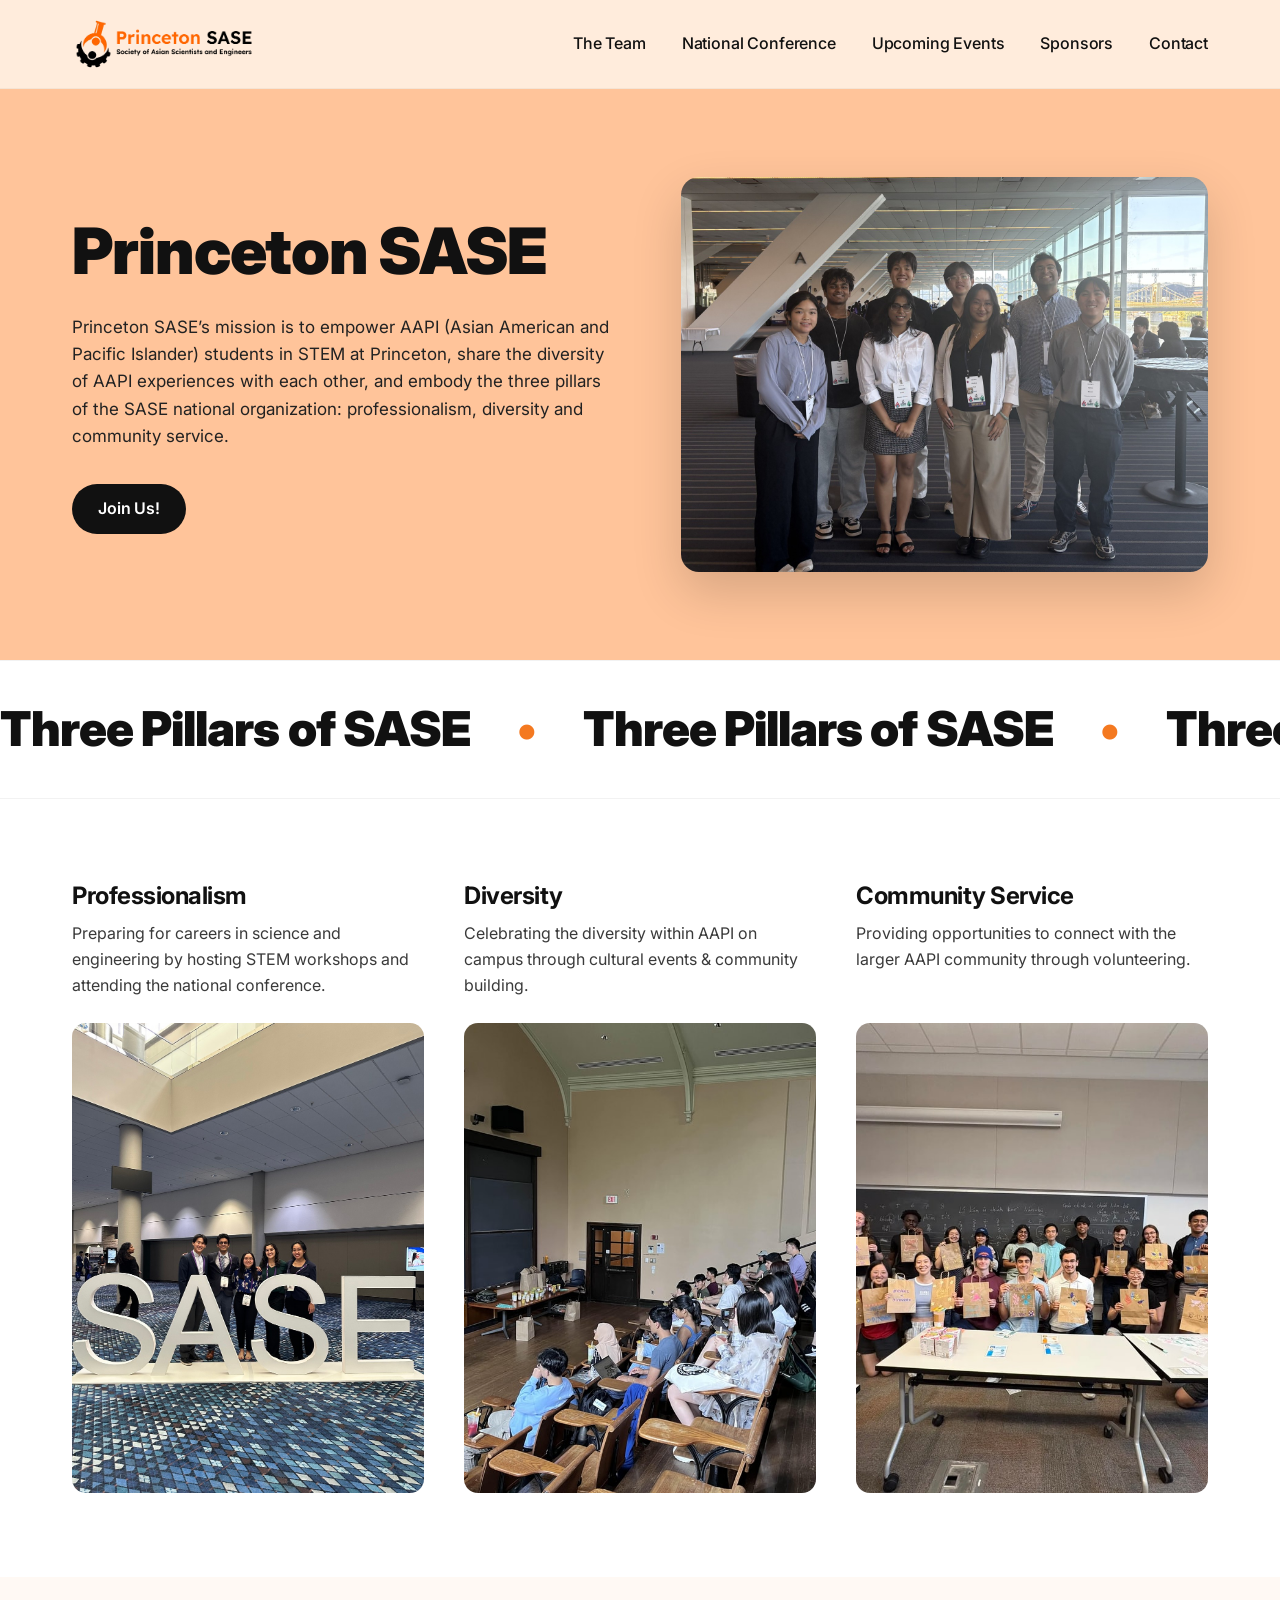
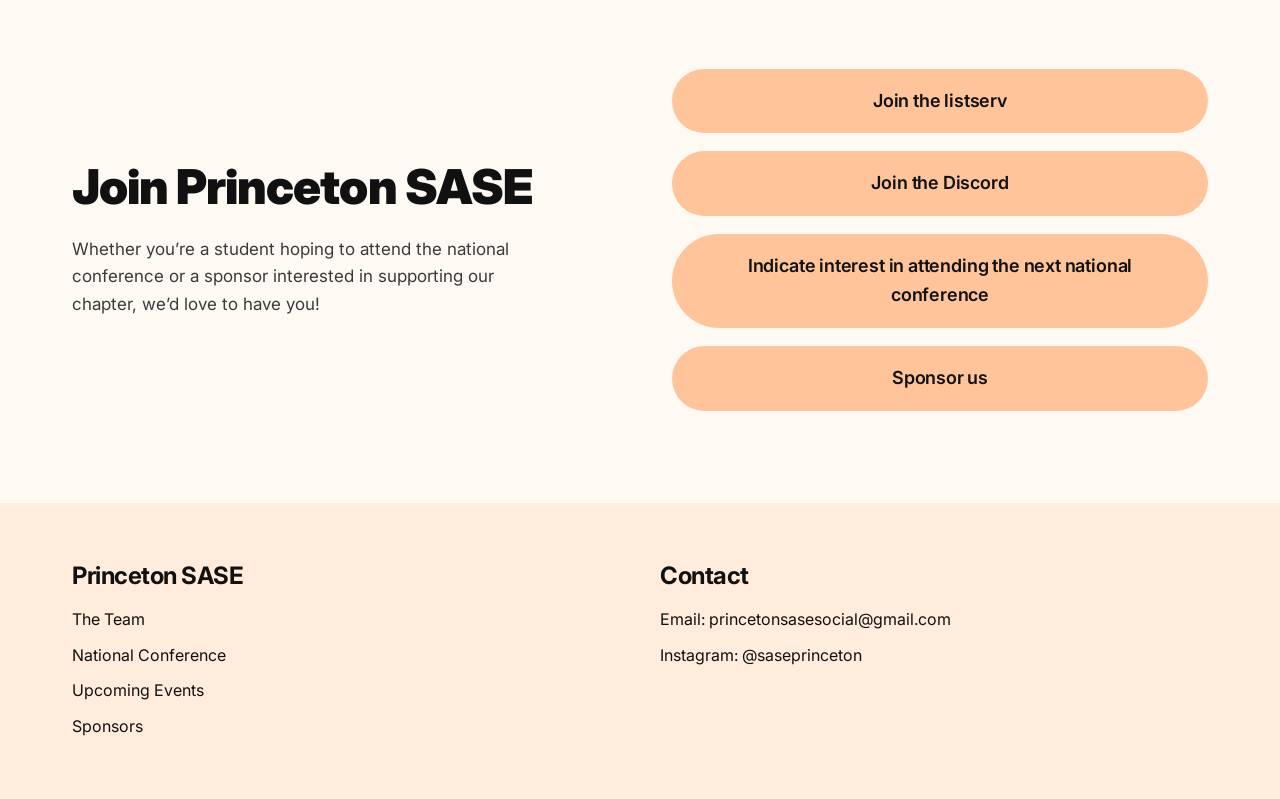
<file: index.html>
<!doctype html>
<html lang="en">
<head>
  <meta charset="utf-8" />
  <meta name="viewport" content="width=device-width, initial-scale=1" />
  <title>Princeton SASE — Society of Asian Scientists and Engineers</title>
  <meta name="description" content="Princeton SASE empowers AAPI students in STEM at Princeton through professionalism, diversity, and community service." />
  <link rel="icon" type="image/png" href="assets/logo.png" />
  <link rel="stylesheet" href="css/styles.css" />
</head>
<body data-page="home">

  <header class="site-header">
    <div class="container header-inner">
      <a class="logo" href="index.html" aria-label="Princeton SASE home">
        <img src="assets/logo.png" alt="Princeton SASE — Society of Asian Scientists and Engineers" />
      </a>
      <button class="nav-toggle" aria-label="Toggle navigation" aria-expanded="false" aria-controls="primary-nav">
        <span></span><span></span><span></span>
      </button>
      <nav class="nav" id="primary-nav">
        <a href="team.html" data-nav="team">The Team</a>
        <a href="conference.html" data-nav="conference">National Conference</a>
        <a href="events.html" data-nav="events">Upcoming Events</a>
        <a href="assets/sase-sponsorship-packet.pdf" target="_blank" rel="noopener" data-nav="sponsors">Sponsors</a>
        <a href="#contact" data-nav="contact">Contact</a>
      </nav>
    </div>
  </header>

  <main>
    <!-- Hero -->
    <section class="hero">
      <div class="container hero-inner">
        <div class="hero-text">
          <h1>Princeton SASE</h1>
          <p>Princeton SASE&rsquo;s mission is to empower AAPI (Asian American and Pacific Islander) students in STEM at Princeton, share the diversity of AAPI experiences with each other, and embody the three pillars of the SASE national organization: professionalism, diversity and community service.</p>
          <a class="btn btn-dark" href="#join">Join Us!</a>
        </div>
        <div class="hero-img">
          <img src="assets/hero.png" alt="Princeton SASE members at the national conference" />
        </div>
      </div>
    </section>

    <!-- Marquee -->
    <a class="marquee" href="#pillars" aria-label="Jump to the three pillars">
      <div class="marquee-track">
        <span>Three Pillars of SASE</span><span class="dot">&bull;</span>
        <span>Three Pillars of SASE</span><span class="dot">&bull;</span>
        <span>Three Pillars of SASE</span><span class="dot">&bull;</span>
        <span>Three Pillars of SASE</span><span class="dot">&bull;</span>
        <span aria-hidden="true">Three Pillars of SASE</span><span class="dot" aria-hidden="true">&bull;</span>
        <span aria-hidden="true">Three Pillars of SASE</span><span class="dot" aria-hidden="true">&bull;</span>
        <span aria-hidden="true">Three Pillars of SASE</span><span class="dot" aria-hidden="true">&bull;</span>
        <span aria-hidden="true">Three Pillars of SASE</span><span class="dot" aria-hidden="true">&bull;</span>
      </div>
    </a>

    <!-- Pillars -->
    <section class="pillars" id="pillars">
      <div class="container pillars-grid">
        <article class="pillar">
          <h3>Professionalism</h3>
          <p>Preparing for careers in science and engineering by hosting STEM workshops and attending the national conference.</p>
          <img src="assets/pillar-professionalism.png" alt="Members at a professional development event" />
        </article>
        <article class="pillar">
          <h3>Diversity</h3>
          <p>Celebrating the diversity within AAPI on campus through cultural events &amp; community building.</p>
          <img src="assets/pillar-diversity.png" alt="Members gathered at a SASE event" />
        </article>
        <article class="pillar">
          <h3>Community Service</h3>
          <p>Providing opportunities to connect with the larger AAPI community through volunteering.</p>
          <img src="assets/pillar-community.png" alt="Members at a community service event" />
        </article>
      </div>
    </section>

    <!-- Join CTA -->
    <section class="join" id="join">
      <div class="container join-inner">
        <div class="join-text">
          <h2>Join Princeton SASE</h2>
          <p>Whether you&rsquo;re a student hoping to attend the national conference or a sponsor interested in supporting our chapter, we&rsquo;d love to have you!</p>
        </div>
        <div class="join-actions">
          <a class="btn btn-peach" href="mailto:princetonsasesocial@gmail.com?subject=Join%20the%20listserv">Join the listserv</a>
          <a class="btn btn-peach" href="https://discord.gg/CC6bRhwccQ" target="_blank" rel="noopener">Join the Discord</a>
          <a class="btn btn-peach" href="conference.html">Indicate interest in attending the next national conference</a>
          <a class="btn btn-peach" href="assets/sase-sponsorship-packet.pdf" target="_blank" rel="noopener">Sponsor us</a>
        </div>
      </div>
    </section>
  </main>

  <footer class="site-footer" id="contact">
    <div class="container footer-inner">
      <div class="footer-col">
        <h3>Princeton SASE</h3>
        <ul>
          <li><a href="team.html">The Team</a></li>
          <li><a href="conference.html">National Conference</a></li>
          <li><a href="events.html">Upcoming Events</a></li>
          <li><a href="assets/sase-sponsorship-packet.pdf" target="_blank" rel="noopener">Sponsors</a></li>
        </ul>
      </div>
      <div class="footer-col footer-contact">
        <h3>Contact</h3>
        <p>Email: <a href="mailto:princetonsasesocial@gmail.com">princetonsasesocial@gmail.com</a></p>
        <p>Instagram: <a href="https://www.instagram.com/saseprinceton/" target="_blank" rel="noopener">@saseprinceton</a></p>
      </div>
    </div>
  </footer>

  <script src="js/main.js"></script>
</body>
</html>
</file>
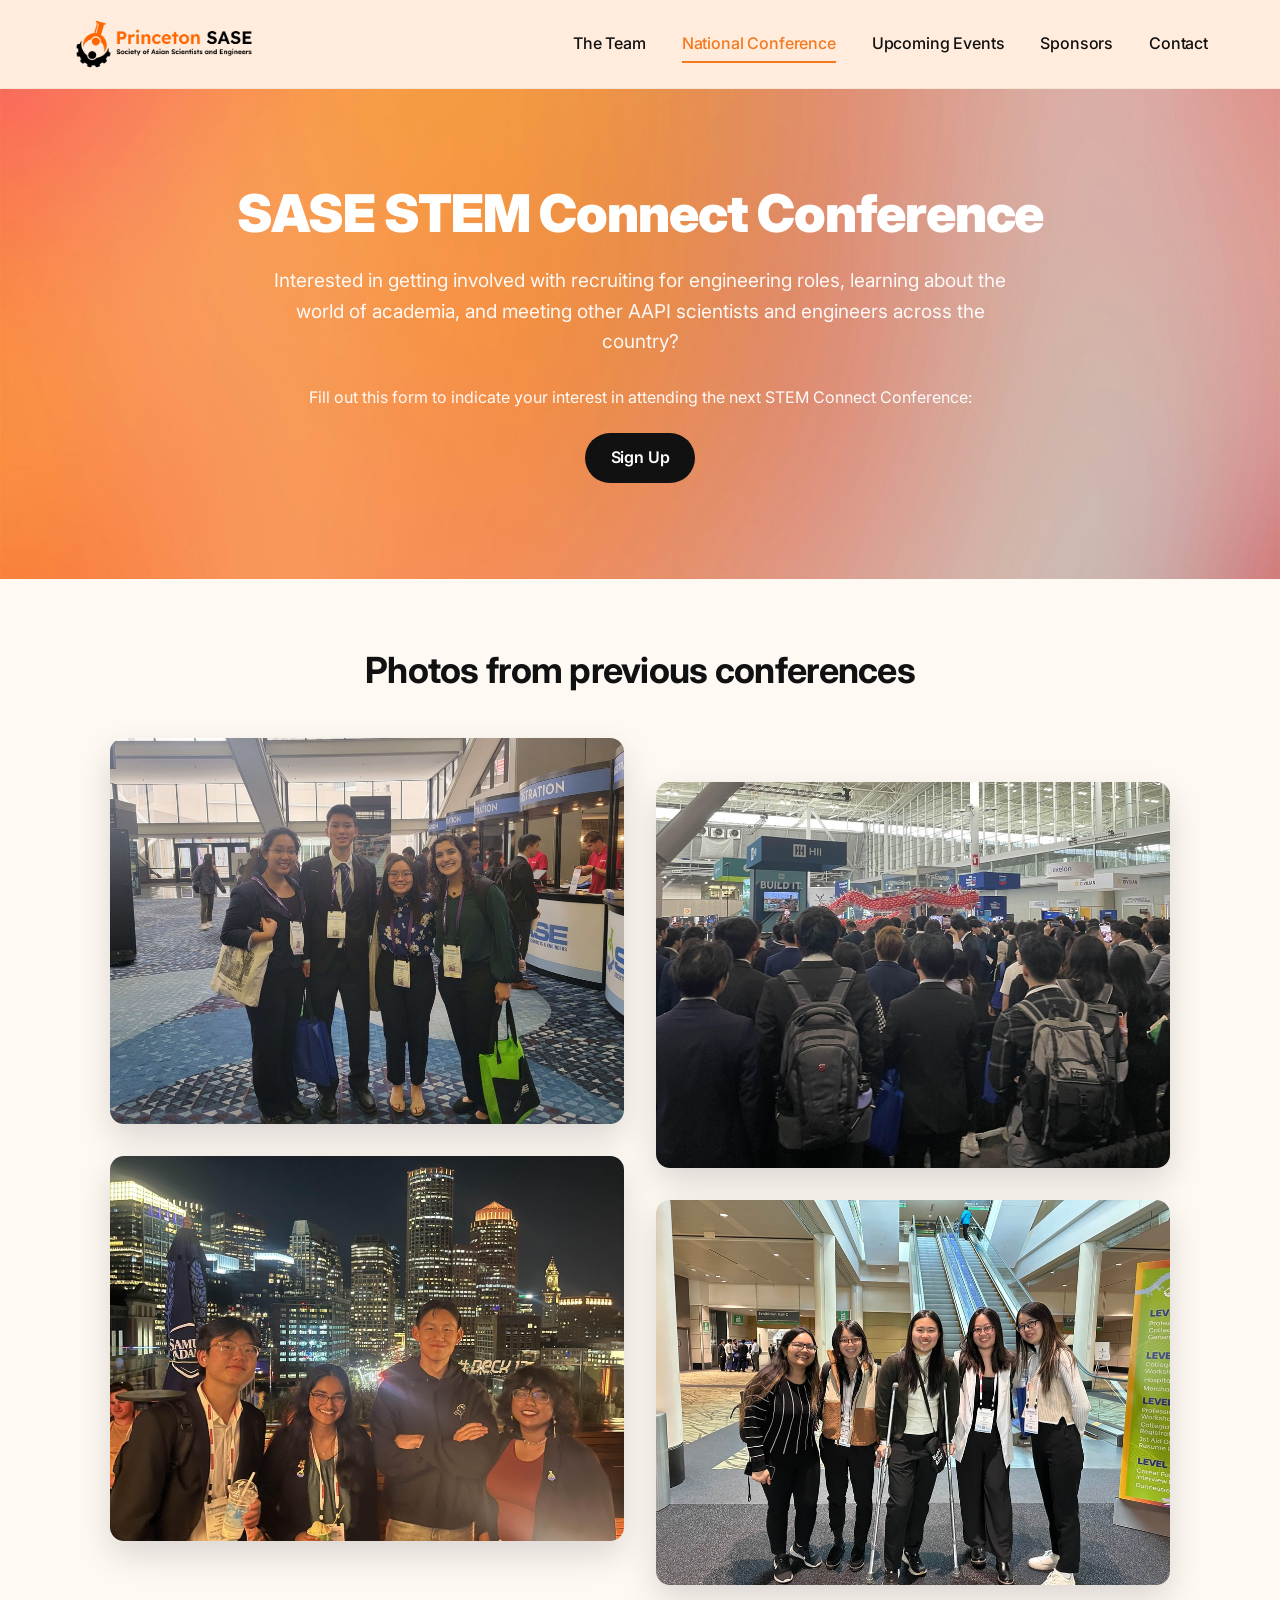
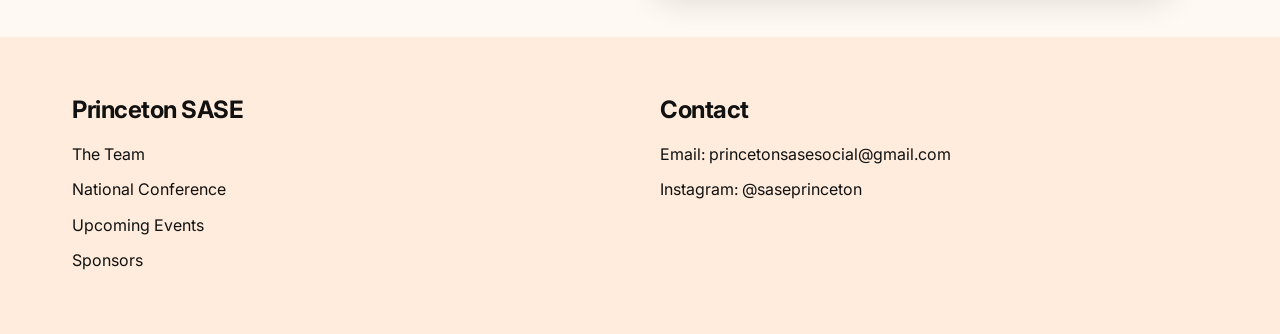
<file: conference.html>
<!doctype html>
<html lang="en">
<head>
  <meta charset="utf-8" />
  <meta name="viewport" content="width=device-width, initial-scale=1" />
  <title>National Conference — Princeton SASE</title>
  <meta name="description" content="The SASE STEM Connect Conference — recruiting, academia, and meeting AAPI scientists and engineers across the country." />
  <link rel="icon" type="image/png" href="assets/logo.png" />
  <link rel="stylesheet" href="css/styles.css" />
</head>
<body data-page="conference">

  <header class="site-header">
    <div class="container header-inner">
      <a class="logo" href="index.html" aria-label="Princeton SASE home">
        <img src="assets/logo.png" alt="Princeton SASE — Society of Asian Scientists and Engineers" />
      </a>
      <button class="nav-toggle" aria-label="Toggle navigation" aria-expanded="false" aria-controls="primary-nav">
        <span></span><span></span><span></span>
      </button>
      <nav class="nav" id="primary-nav">
        <a href="team.html" data-nav="team">The Team</a>
        <a href="conference.html" data-nav="conference">National Conference</a>
        <a href="events.html" data-nav="events">Upcoming Events</a>
        <a href="assets/sase-sponsorship-packet.pdf" target="_blank" rel="noopener" data-nav="sponsors">Sponsors</a>
        <a href="#contact" data-nav="contact">Contact</a>
      </nav>
    </div>
  </header>

  <main>
    <!-- Conference hero -->
    <section class="conf-hero">
      <div class="container">
        <h1>SASE STEM Connect Conference</h1>
        <p class="lead">Interested in getting involved with recruiting for engineering roles, learning about the world of academia, and meeting other AAPI scientists and engineers across the country?</p>
        <p class="form-prompt">Fill out this form to indicate your interest in attending the next STEM Connect Conference:</p>
        <a class="btn btn-dark" href="mailto:princetonsasesocial@gmail.com?subject=STEM%20Connect%20Conference%20interest">Sign Up</a>
      </div>
    </section>

    <!-- Gallery -->
    <section class="gallery-section">
      <div class="container">
        <h2>Photos from previous conferences</h2>
        <div class="gallery">
          <img src="assets/gallery1.png" alt="Members at a previous STEM Connect Conference" />
          <img src="assets/gallery2.png" alt="Conference attendees gathered together" />
          <img src="assets/gallery3.png" alt="Members networking at the conference" />
          <img src="assets/gallery4.png" alt="Princeton SASE members at the conference" />
        </div>
      </div>
    </section>
  </main>

  <footer class="site-footer" id="contact">
    <div class="container footer-inner">
      <div class="footer-col">
        <h3>Princeton SASE</h3>
        <ul>
          <li><a href="team.html">The Team</a></li>
          <li><a href="conference.html">National Conference</a></li>
          <li><a href="events.html">Upcoming Events</a></li>
          <li><a href="assets/sase-sponsorship-packet.pdf" target="_blank" rel="noopener">Sponsors</a></li>
        </ul>
      </div>
      <div class="footer-col footer-contact">
        <h3>Contact</h3>
        <p>Email: <a href="mailto:princetonsasesocial@gmail.com">princetonsasesocial@gmail.com</a></p>
        <p>Instagram: <a href="https://www.instagram.com/saseprinceton/" target="_blank" rel="noopener">@saseprinceton</a></p>
      </div>
    </div>
  </footer>

  <script src="js/main.js"></script>
</body>
</html>
</file>
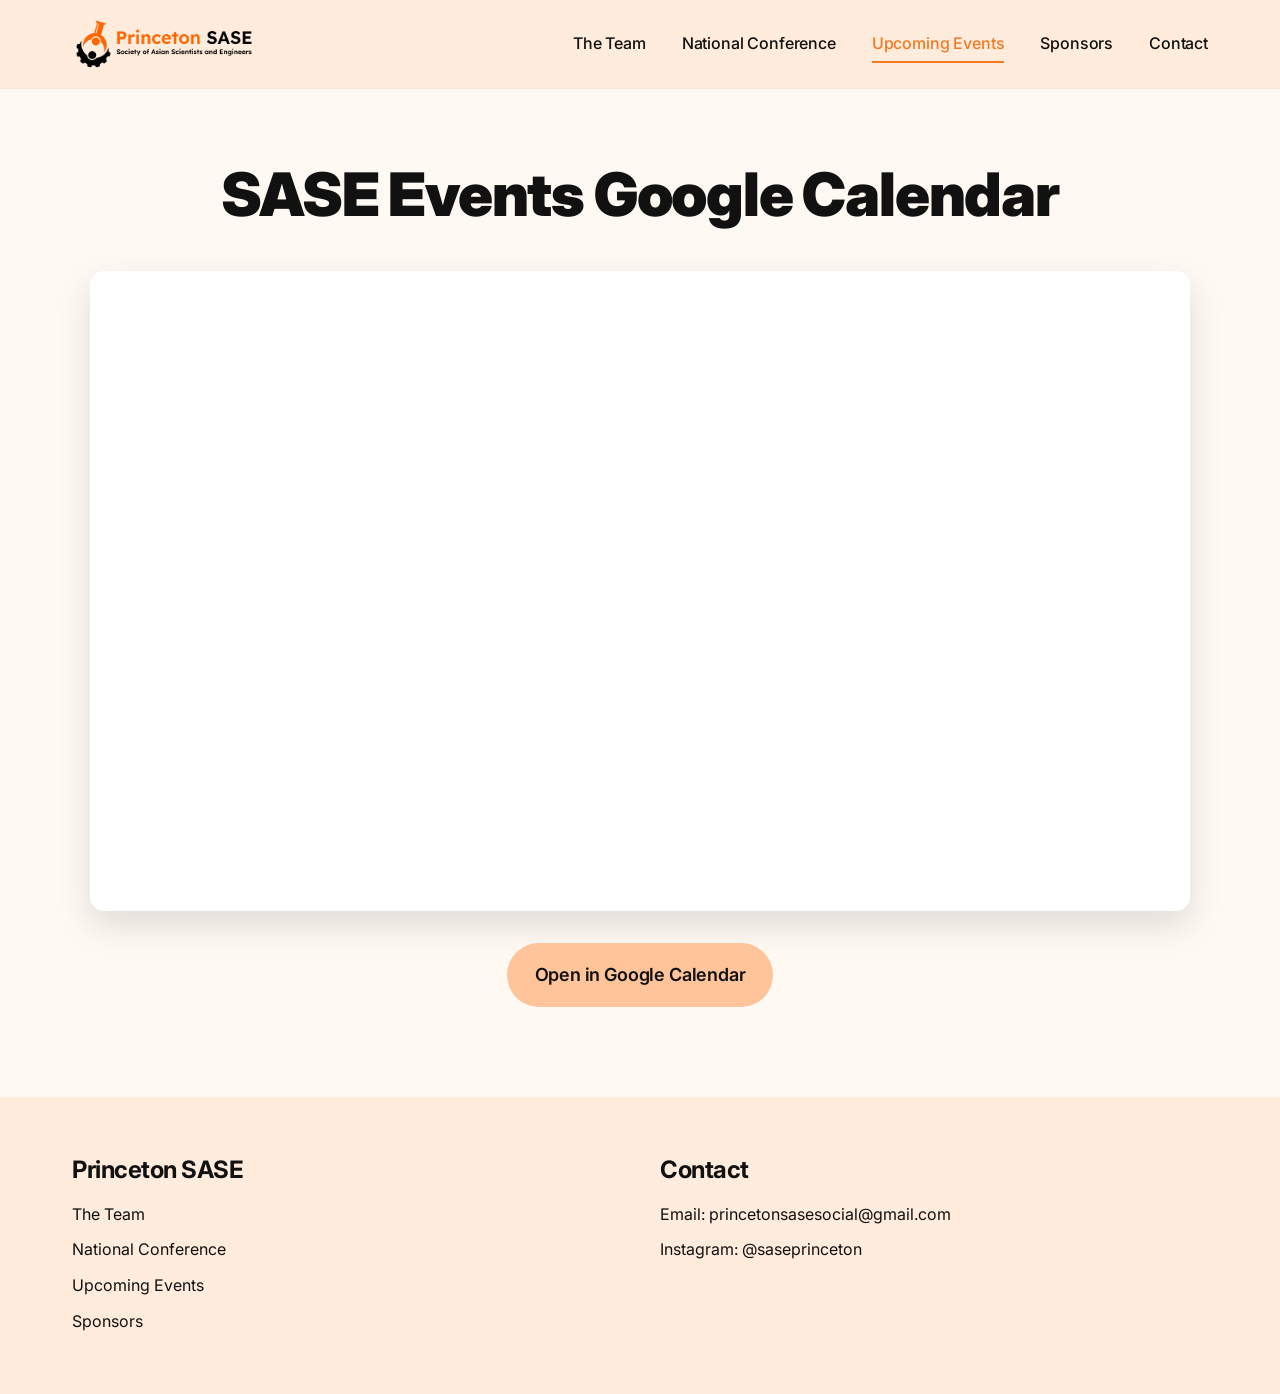
<file: events.html>
<!doctype html>
<html lang="en">
<head>
  <meta charset="utf-8" />
  <meta name="viewport" content="width=device-width, initial-scale=1" />
  <title>Upcoming Events — Princeton SASE</title>
  <meta name="description" content="Upcoming Princeton SASE events — view our Google Calendar." />
  <link rel="icon" type="image/png" href="assets/logo.png" />
  <link rel="stylesheet" href="css/styles.css" />
</head>
<body data-page="events">

  <header class="site-header">
    <div class="container header-inner">
      <a class="logo" href="index.html" aria-label="Princeton SASE home">
        <img src="assets/logo.png" alt="Princeton SASE — Society of Asian Scientists and Engineers" />
      </a>
      <button class="nav-toggle" aria-label="Toggle navigation" aria-expanded="false" aria-controls="primary-nav">
        <span></span><span></span><span></span>
      </button>
      <nav class="nav" id="primary-nav">
        <a href="team.html" data-nav="team">The Team</a>
        <a href="conference.html" data-nav="conference">National Conference</a>
        <a href="events.html" data-nav="events">Upcoming Events</a>
        <a href="assets/sase-sponsorship-packet.pdf" target="_blank" rel="noopener" data-nav="sponsors">Sponsors</a>
        <a href="#contact" data-nav="contact">Contact</a>
      </nav>
    </div>
  </header>

  <main class="page events">
    <div class="container page-head">
      <h1>SASE Events Google Calendar</h1>
    </div>

    <div class="container">
      <div class="calendar-wrap">
        <iframe
          title="Princeton SASE Events Google Calendar"
          src="https://calendar.google.com/calendar/embed?height=600&wkst=1&ctz=America%2FNew_York&showPrint=0&showTabs=0&showCalendars=0&showTz=0&src=Y18zZjRkM2VmZDI3MDlmNTBjYjhjMWZiYWU1M2FiNzI1OGEzZDI0YzgyN2M5MzY4ZWUxZTgyZDlhOTEyMDM1ZDc4QGdyb3VwLmNhbGVuZGFyLmdvb2dsZS5jb20&color=%233f51b5"
          loading="lazy"></iframe>
        <p class="calendar-link">
          <a class="btn btn-peach" href="https://calendar.google.com/calendar/embed?src=Y18zZjRkM2VmZDI3MDlmNTBjYjhjMWZiYWU1M2FiNzI1OGEzZDI0YzgyN2M5MzY4ZWUxZTgyZDlhOTEyMDM1ZDc4QGdyb3VwLmNhbGVuZGFyLmdvb2dsZS5jb20&ctz=America%2FNew_York" target="_blank" rel="noopener">Open in Google Calendar</a>
        </p>
      </div>
    </div>
  </main>

  <footer class="site-footer" id="contact">
    <div class="container footer-inner">
      <div class="footer-col">
        <h3>Princeton SASE</h3>
        <ul>
          <li><a href="team.html">The Team</a></li>
          <li><a href="conference.html">National Conference</a></li>
          <li><a href="events.html">Upcoming Events</a></li>
          <li><a href="assets/sase-sponsorship-packet.pdf" target="_blank" rel="noopener">Sponsors</a></li>
        </ul>
      </div>
      <div class="footer-col footer-contact">
        <h3>Contact</h3>
        <p>Email: <a href="mailto:princetonsasesocial@gmail.com">princetonsasesocial@gmail.com</a></p>
        <p>Instagram: <a href="https://www.instagram.com/saseprinceton/" target="_blank" rel="noopener">@saseprinceton</a></p>
      </div>
    </div>
  </footer>

  <script src="js/main.js"></script>
</body>
</html>
</file>
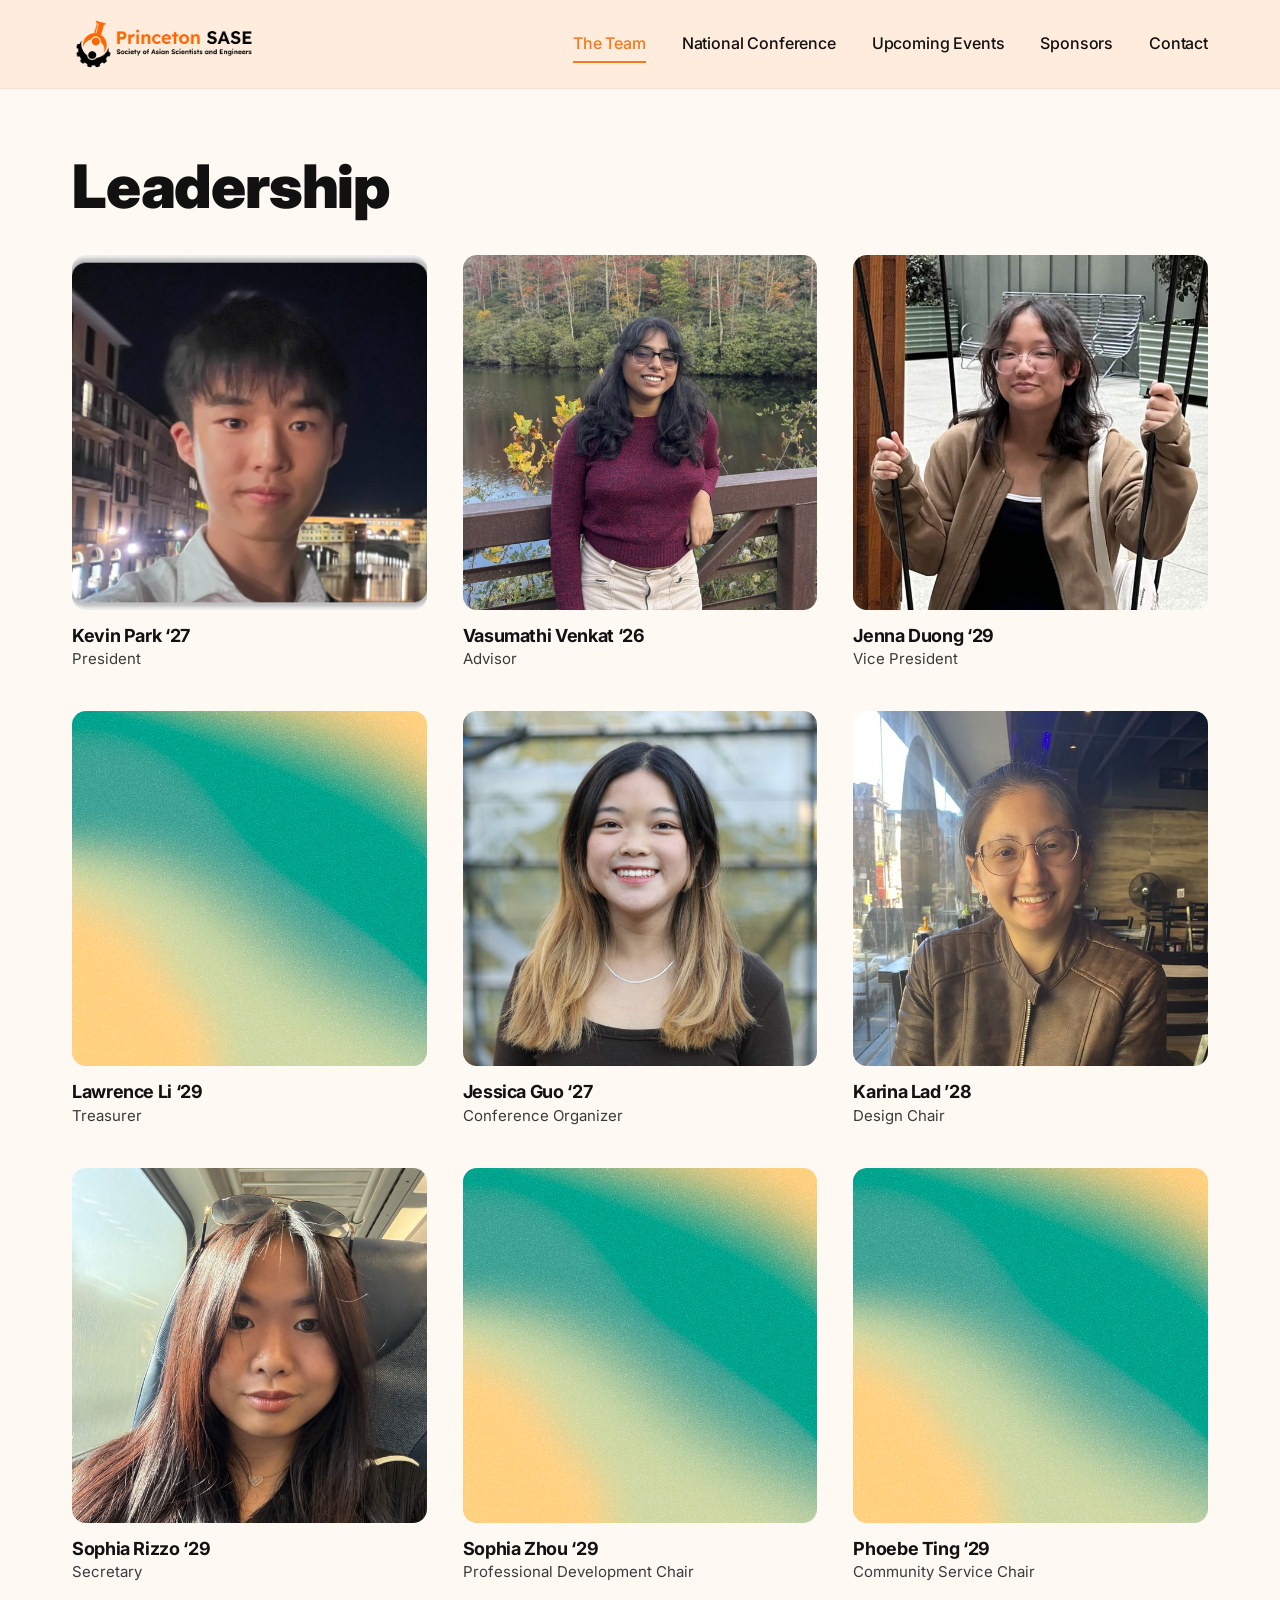
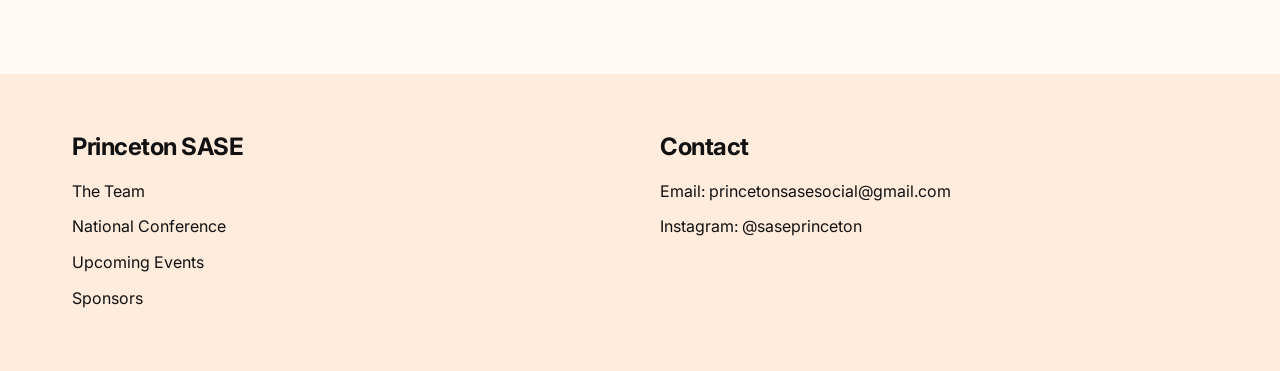
<file: team.html>
<!doctype html>
<html lang="en">
<head>
  <meta charset="utf-8" />
  <meta name="viewport" content="width=device-width, initial-scale=1" />
  <title>The Team — Princeton SASE</title>
  <meta name="description" content="Meet the leadership team of Princeton SASE." />
  <link rel="icon" type="image/png" href="assets/logo.png" />
  <link rel="stylesheet" href="css/styles.css" />
</head>
<body data-page="team">

  <header class="site-header">
    <div class="container header-inner">
      <a class="logo" href="index.html" aria-label="Princeton SASE home">
        <img src="assets/logo.png" alt="Princeton SASE — Society of Asian Scientists and Engineers" />
      </a>
      <button class="nav-toggle" aria-label="Toggle navigation" aria-expanded="false" aria-controls="primary-nav">
        <span></span><span></span><span></span>
      </button>
      <nav class="nav" id="primary-nav">
        <a href="team.html" data-nav="team">The Team</a>
        <a href="conference.html" data-nav="conference">National Conference</a>
        <a href="events.html" data-nav="events">Upcoming Events</a>
        <a href="assets/sase-sponsorship-packet.pdf" target="_blank" rel="noopener" data-nav="sponsors">Sponsors</a>
        <a href="#contact" data-nav="contact">Contact</a>
      </nav>
    </div>
  </header>

  <main class="page">
    <div class="container page-head">
      <h1>Leadership</h1>
    </div>

    <section class="team">
      <div class="container team-grid">
        <article class="member">
          <img src="assets/kevin.png" alt="Kevin Park" />
          <h3>Kevin Park &lsquo;27</h3>
          <p>President</p>
        </article>
        <article class="member">
          <img src="assets/vasumathi.png" alt="Vasumathi Venkat" />
          <h3>Vasumathi Venkat &lsquo;26</h3>
          <p>Advisor</p>
        </article>
        <article class="member">
          <img src="assets/jenna.png" alt="Jenna Duong" />
          <h3>Jenna Duong &lsquo;29</h3>
          <p>Vice President</p>
        </article>
        <article class="member">
          <img src="assets/placeholder.png" alt="Lawrence Li" />
          <h3>Lawrence Li &lsquo;29</h3>
          <p>Treasurer</p>
        </article>
        <article class="member">
          <img src="assets/jessica.png" alt="Jessica Guo" />
          <h3>Jessica Guo &lsquo;27</h3>
          <p>Conference Organizer</p>
        </article>
        <article class="member">
          <img src="assets/karina.png" alt="Karina Lad" />
          <h3>Karina Lad &rsquo;28</h3>
          <p>Design Chair</p>
        </article>
        <article class="member">
          <img src="assets/sophia-rizzo.png" alt="Sophia Rizzo" />
          <h3>Sophia Rizzo &lsquo;29</h3>
          <p>Secretary</p>
        </article>
        <article class="member">
          <img src="assets/placeholder.png" alt="Sophia Zhou" />
          <h3>Sophia Zhou &lsquo;29</h3>
          <p>Professional Development Chair</p>
        </article>
        <article class="member">
          <img src="assets/placeholder.png" alt="Phoebe Ting" />
          <h3>Phoebe Ting &lsquo;29</h3>
          <p>Community Service Chair</p>
        </article>
      </div>
    </section>
  </main>

  <footer class="site-footer" id="contact">
    <div class="container footer-inner">
      <div class="footer-col">
        <h3>Princeton SASE</h3>
        <ul>
          <li><a href="team.html">The Team</a></li>
          <li><a href="conference.html">National Conference</a></li>
          <li><a href="events.html">Upcoming Events</a></li>
          <li><a href="assets/sase-sponsorship-packet.pdf" target="_blank" rel="noopener">Sponsors</a></li>
        </ul>
      </div>
      <div class="footer-col footer-contact">
        <h3>Contact</h3>
        <p>Email: <a href="mailto:princetonsasesocial@gmail.com">princetonsasesocial@gmail.com</a></p>
        <p>Instagram: <a href="https://www.instagram.com/saseprinceton/" target="_blank" rel="noopener">@saseprinceton</a></p>
      </div>
    </div>
  </footer>

  <script src="js/main.js"></script>
</body>
</html>
</file>
<file: css/styles.css>
/* ===========================================================
   Princeton SASE — site styles
   Recreation of the Figma Sites design (slash-action-34648776)
   =========================================================== */

@import url("https://fonts.googleapis.com/css2?family=Inter:wght@400;500;600;700;900&display=swap");

:root {
  --peach:        #ffc49a;   /* hero / CTA buttons            */
  --peach-light:  #ffecdc;   /* header & footer background    */
  --cream:        #fff9f4;   /* page / section background     */
  --orange:       #f47920;   /* logo accent                   */
  --ink:          #111111;   /* headings                      */
  --body:         #3a3a3a;   /* paragraph text                */
  --white:        #ffffff;

  --maxw: 1200px;
  --radius: 14px;
  --radius-lg: 18px;

  --font: "Inter", ui-sans-serif, system-ui, -apple-system, "Segoe UI", sans-serif;
}

*, *::before, *::after { box-sizing: border-box; }

html { -webkit-text-size-adjust: 100%; scroll-behavior: smooth; }

body {
  margin: 0;
  font-family: var(--font);
  color: var(--body);
  background: var(--cream);
  line-height: 1.6;
  -webkit-font-smoothing: antialiased;
  text-rendering: optimizeLegibility;
}

img { max-width: 100%; display: block; }
a { color: inherit; text-decoration: none; }

h1, h2, h3, h4 {
  color: var(--ink);
  margin: 0;
  font-weight: 900;
  letter-spacing: -0.02em;
  line-height: 1.1;
}

p { margin: 0; }

.container {
  width: 100%;
  max-width: var(--maxw);
  margin-inline: auto;
  padding-inline: 32px;
}

/* ---------- Buttons ---------- */
.btn {
  display: inline-flex;
  align-items: center;
  justify-content: center;
  gap: .5rem;
  font-family: var(--font);
  font-weight: 600;
  letter-spacing: -0.01em;
  cursor: pointer;
  border: none;
  border-radius: 999px;
  transition: transform .15s ease, box-shadow .2s ease, background-color .2s ease, opacity .2s ease;
}
.btn:hover { transform: translateY(-2px); }
.btn:active { transform: translateY(0); }

.btn-dark {
  background: var(--ink);
  color: var(--white);
  padding: 12px 26px;
  font-size: 16px;
}
.btn-dark:hover { box-shadow: 0 10px 24px rgba(0,0,0,.22); }

.btn-peach {
  background: var(--peach);
  color: var(--ink);
  padding: 18px 28px;
  font-size: 18px;
  font-weight: 600;
  text-align: center;
}
.btn-peach:hover { box-shadow: 0 10px 26px rgba(244,121,32,.30); background: #ffb886; }

/* ===========================================================
   Header
   =========================================================== */
.site-header {
  position: sticky;
  top: 0;
  z-index: 50;
  background: var(--peach-light);
  border-bottom: 1px solid rgba(0,0,0,.04);
}
.header-inner {
  display: flex;
  align-items: center;
  justify-content: space-between;
  gap: 24px;
  padding-block: 18px;
}
.logo img { height: 52px; width: auto; }

.nav {
  display: flex;
  align-items: center;
  gap: 36px;
}
.nav a {
  font-size: 16px;
  font-weight: 500;
  letter-spacing: -0.01em;
  color: var(--ink);
  position: relative;
  padding-block: 4px;
  transition: color .2s ease;
}
.nav a::after {
  content: "";
  position: absolute;
  left: 0; bottom: -2px;
  width: 0; height: 2px;
  background: var(--orange);
  transition: width .22s ease;
}
.nav a:hover { color: var(--orange); }
.nav a:hover::after,
.nav a.active::after { width: 100%; }
.nav a.active { color: var(--orange); }

/* hamburger */
.nav-toggle {
  display: none;
  flex-direction: column;
  gap: 5px;
  background: none;
  border: none;
  cursor: pointer;
  padding: 8px;
}
.nav-toggle span {
  width: 26px; height: 2.5px;
  background: var(--ink);
  border-radius: 2px;
  transition: transform .25s ease, opacity .2s ease;
}
.nav-toggle.open span:nth-child(1) { transform: translateY(7.5px) rotate(45deg); }
.nav-toggle.open span:nth-child(2) { opacity: 0; }
.nav-toggle.open span:nth-child(3) { transform: translateY(-7.5px) rotate(-45deg); }

/* ===========================================================
   Hero (home)
   =========================================================== */
.hero {
  background: var(--peach);
}
.hero-inner {
  display: grid;
  grid-template-columns: 1.05fr 1fr;
  gap: 56px;
  align-items: center;
  padding-block: 88px;
}
.hero h1 {
  font-size: clamp(40px, 6vw, 64px);
  margin-bottom: 28px;
}
.hero p {
  font-size: 17px;
  color: #222;
  max-width: 540px;
  margin-bottom: 34px;
}
.hero-img img {
  width: 100%;
  border-radius: var(--radius-lg);
  aspect-ratio: 4 / 3;
  object-fit: cover;
  box-shadow: 0 20px 50px rgba(0,0,0,.16);
}

/* ===========================================================
   Marquee
   =========================================================== */
.marquee {
  display: block;
  background: var(--white);
  padding-block: 30px;
  overflow: hidden;
  white-space: nowrap;
  border-block: 1px solid rgba(0,0,0,.05);
}
.marquee-track {
  display: inline-flex;
  align-items: center;
  gap: 48px;
  will-change: transform;
  animation: scroll-x 24s linear infinite;
}
.marquee:hover .marquee-track { animation-play-state: paused; }
.marquee-track span {
  font-size: clamp(30px, 4vw, 48px);
  font-weight: 900;
  letter-spacing: -0.02em;
  color: var(--ink);
}
.marquee-track .dot { color: var(--orange); }
@keyframes scroll-x {
  from { transform: translateX(0); }
  to   { transform: translateX(-50%); }
}

/* ===========================================================
   Pillars
   =========================================================== */
.pillars {
  background: var(--white);
  padding-block: 84px;
}
.pillars-grid {
  display: grid;
  grid-template-columns: repeat(3, 1fr);
  gap: 40px;
}
.pillar h3 {
  font-size: 24px;
  font-weight: 700;
  margin-bottom: 12px;
}
.pillar p {
  font-size: 16px;
  margin-bottom: 24px;
  min-height: 78px;
}
.pillar img {
  width: 100%;
  aspect-ratio: 3 / 4;
  object-fit: cover;
  border-radius: var(--radius);
}

/* ===========================================================
   Join CTA
   =========================================================== */
.join {
  background: var(--cream);
  padding-block: 92px;
}
.join-inner {
  display: grid;
  grid-template-columns: 1fr 1fr;
  gap: 64px;
  align-items: center;
}
.join h2 {
  font-size: clamp(32px, 4.5vw, 48px);
  margin-bottom: 22px;
}
.join-text p { font-size: 17px; max-width: 480px; }
.join-actions {
  display: flex;
  flex-direction: column;
  gap: 18px;
}

/* ===========================================================
   Footer
   =========================================================== */
.site-footer {
  background: var(--peach-light);
  padding-block: 60px;
}
.footer-inner {
  display: grid;
  grid-template-columns: 1fr 1fr;
  gap: 40px;
}
.footer-col h3 {
  font-size: 24px;
  font-weight: 700;
  margin-bottom: 18px;
}
.footer-col ul { list-style: none; margin: 0; padding: 0; display: flex; flex-direction: column; gap: 10px; }
.footer-col a, .footer-col p { font-size: 16px; color: var(--ink); transition: color .2s ease; }
.footer-col a:hover { color: var(--orange); }
.footer-contact p { margin-bottom: 10px; }

/* ===========================================================
   Page hero / generic page heading
   =========================================================== */
.page {
  background: var(--cream);
  min-height: 60vh;
}
.page-head {
  padding-block: 64px 8px;
}
.page-head h1 {
  font-size: clamp(40px, 6vw, 60px);
}

/* ---------- Team ---------- */
.team { padding-block: 28px 90px; }
.team-grid {
  display: grid;
  grid-template-columns: repeat(3, 1fr);
  gap: 40px 36px;
}
.member img {
  width: 100%;
  aspect-ratio: 1 / 1;
  object-fit: cover;
  border-radius: var(--radius);
  background: #eee;
}
.member h3 {
  font-size: 18px;
  font-weight: 700;
  margin-top: 16px;
}
.member p {
  font-size: 15px;
  color: var(--body);
  margin-top: 2px;
}

/* ---------- Conference ---------- */
.conf-hero {
  position: relative;
  background-image: url("../assets/conf-bg.png");
  background-size: cover;
  background-position: center;
  color: var(--white);
}
.conf-hero .container { padding-block: 96px; max-width: 980px; text-align: center; }
.conf-hero h1 {
  color: var(--white);
  font-size: clamp(34px, 5vw, 52px);
  margin-bottom: 24px;
}
.conf-hero .lead {
  font-size: 19px;
  max-width: 760px;
  margin: 0 auto 28px;
  color: rgba(255,255,255,.95);
}
.conf-hero .form-prompt {
  font-size: 16px;
  margin-bottom: 22px;
  color: rgba(255,255,255,.95);
}

.gallery-section {
  background: var(--cream);
  padding-block: 72px 96px;
}
.gallery-section h2 {
  text-align: center;
  font-size: clamp(28px, 4vw, 36px);
  font-weight: 700;
  margin-bottom: 48px;
}
.gallery {
  display: grid;
  grid-template-columns: 1fr 1fr;
  gap: 32px;
  max-width: 1060px;
  margin-inline: auto;
}
.gallery img {
  width: 100%;
  aspect-ratio: 4 / 3;
  object-fit: cover;
  border-radius: var(--radius);
  box-shadow: 0 14px 34px rgba(0,0,0,.14);
  transition: transform .3s ease;
}
.gallery img:hover { transform: scale(1.02); }
/* staggered offset */
.gallery > :nth-child(2),
.gallery > :nth-child(4) { transform: translateY(44px); }
.gallery > :nth-child(2):hover,
.gallery > :nth-child(4):hover { transform: translateY(44px) scale(1.02); }

/* ---------- Events ---------- */
.events { padding-block: 8px 90px; }
.events .page-head { text-align: center; }
.calendar-wrap {
  max-width: 1100px;
  margin: 36px auto 0;
}
.calendar-wrap iframe {
  width: 100%;
  height: 640px;
  border: 0;
  border-radius: var(--radius);
  box-shadow: 0 14px 34px rgba(0,0,0,.12);
  background: #fff;
}
.calendar-link {
  text-align: center;
  margin-top: 24px;
}

/* ===========================================================
   Responsive
   =========================================================== */
@media (max-width: 900px) {
  .container { padding-inline: 22px; }

  .nav-toggle { display: flex; }
  .nav {
    position: absolute;
    top: 100%; left: 0; right: 0;
    flex-direction: column;
    align-items: flex-start;
    gap: 4px;
    background: var(--peach-light);
    padding: 8px 22px 22px;
    border-bottom: 1px solid rgba(0,0,0,.06);
    box-shadow: 0 16px 24px rgba(0,0,0,.08);
    clip-path: inset(0 0 100% 0);
    opacity: 0;
    pointer-events: none;
    transition: clip-path .28s ease, opacity .2s ease;
  }
  .nav.open {
    clip-path: inset(0 0 0 0);
    opacity: 1;
    pointer-events: auto;
  }
  .nav a { width: 100%; padding-block: 12px; font-size: 18px; }
  .nav a::after { display: none; }

  .hero-inner { grid-template-columns: 1fr; gap: 36px; padding-block: 56px; }
  .hero-img { order: -1; }
  .pillars-grid { grid-template-columns: 1fr; gap: 48px; }
  .pillar p { min-height: 0; }
  .pillar img { aspect-ratio: 16/10; }
  .join-inner { grid-template-columns: 1fr; gap: 36px; }
  .team-grid { grid-template-columns: repeat(2, 1fr); gap: 32px 24px; }
  .gallery { gap: 22px; }
  .gallery > :nth-child(2),
  .gallery > :nth-child(4) { transform: none; }
  .gallery > :nth-child(2):hover,
  .gallery > :nth-child(4):hover { transform: scale(1.02); }
  .footer-inner { grid-template-columns: 1fr; gap: 32px; }
}

@media (max-width: 520px) {
  .team-grid { grid-template-columns: 1fr; }
  .gallery { grid-template-columns: 1fr; }
  .header-inner { padding-block: 14px; }
  .logo img { height: 44px; }
}

/* reduced motion */
@media (prefers-reduced-motion: reduce) {
  .marquee-track { animation: none; }
  html { scroll-behavior: auto; }
  .btn:hover { transform: none; }
}
</file>
